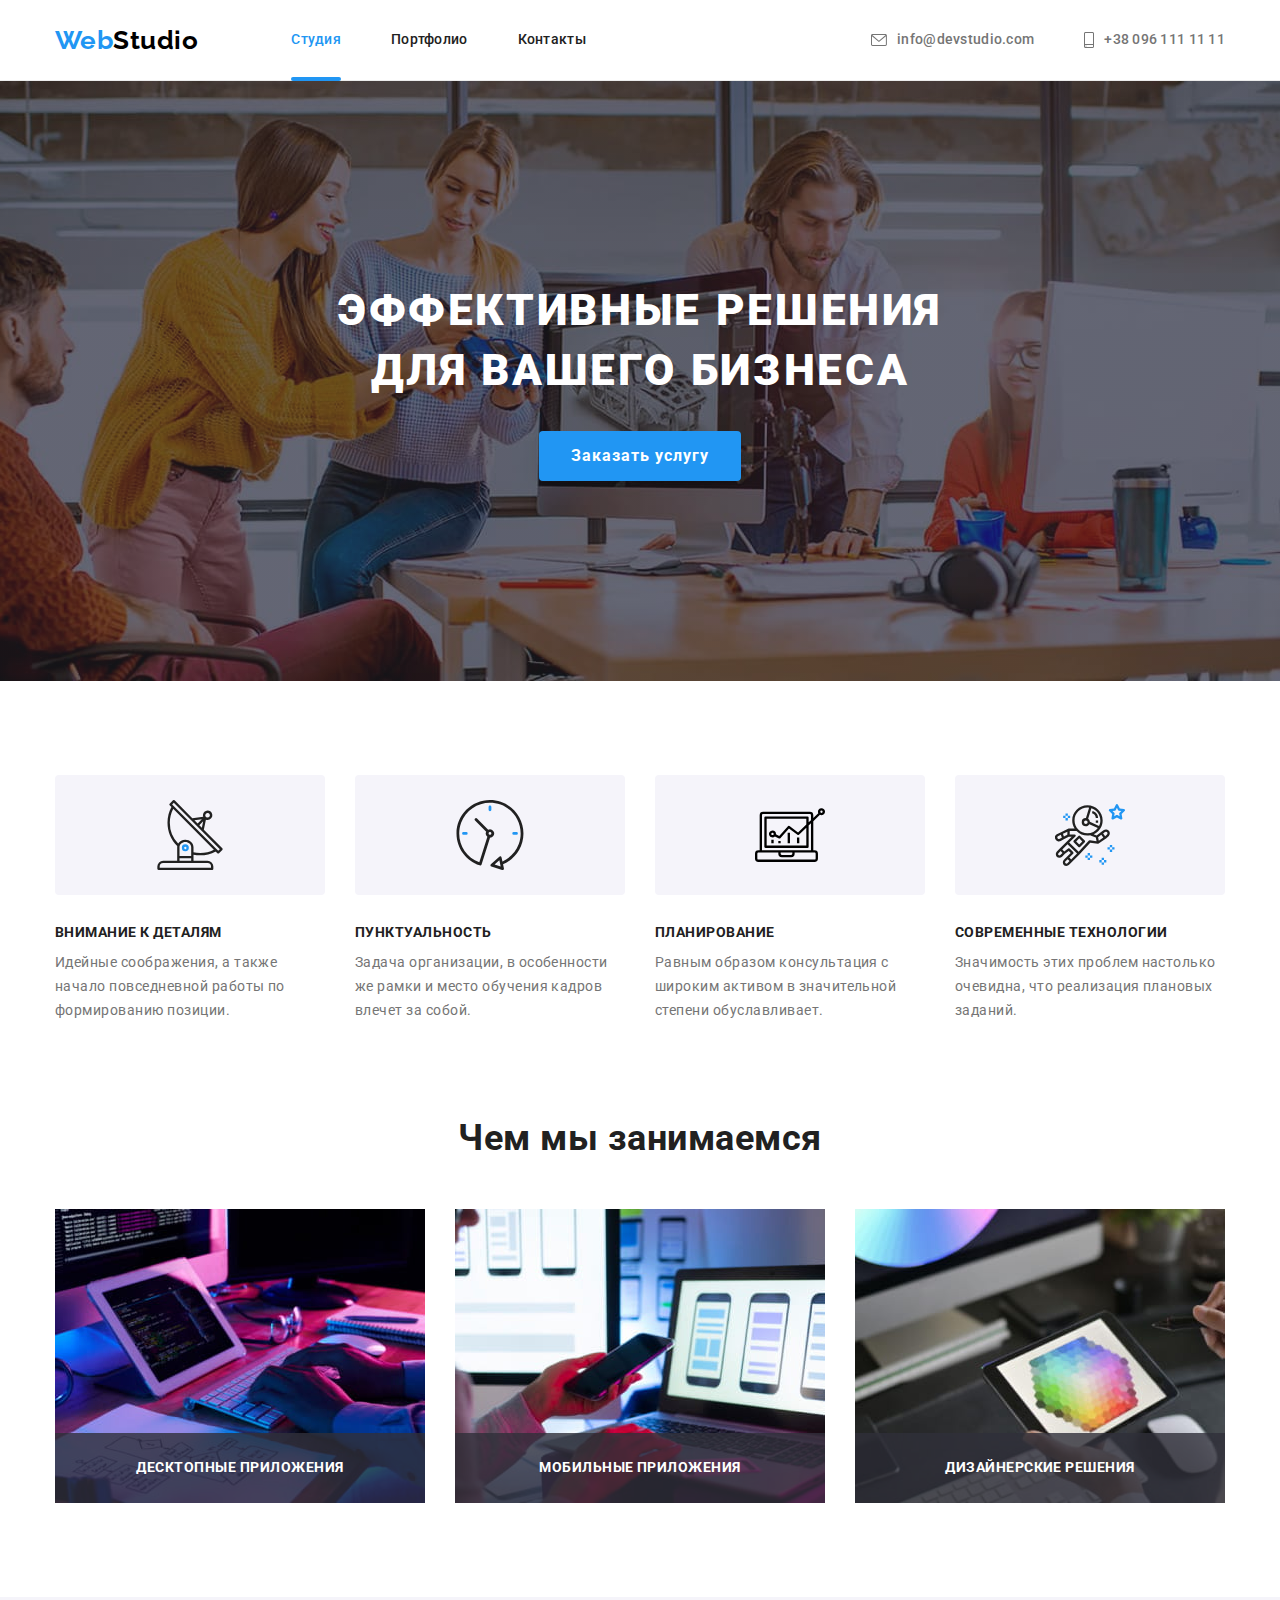
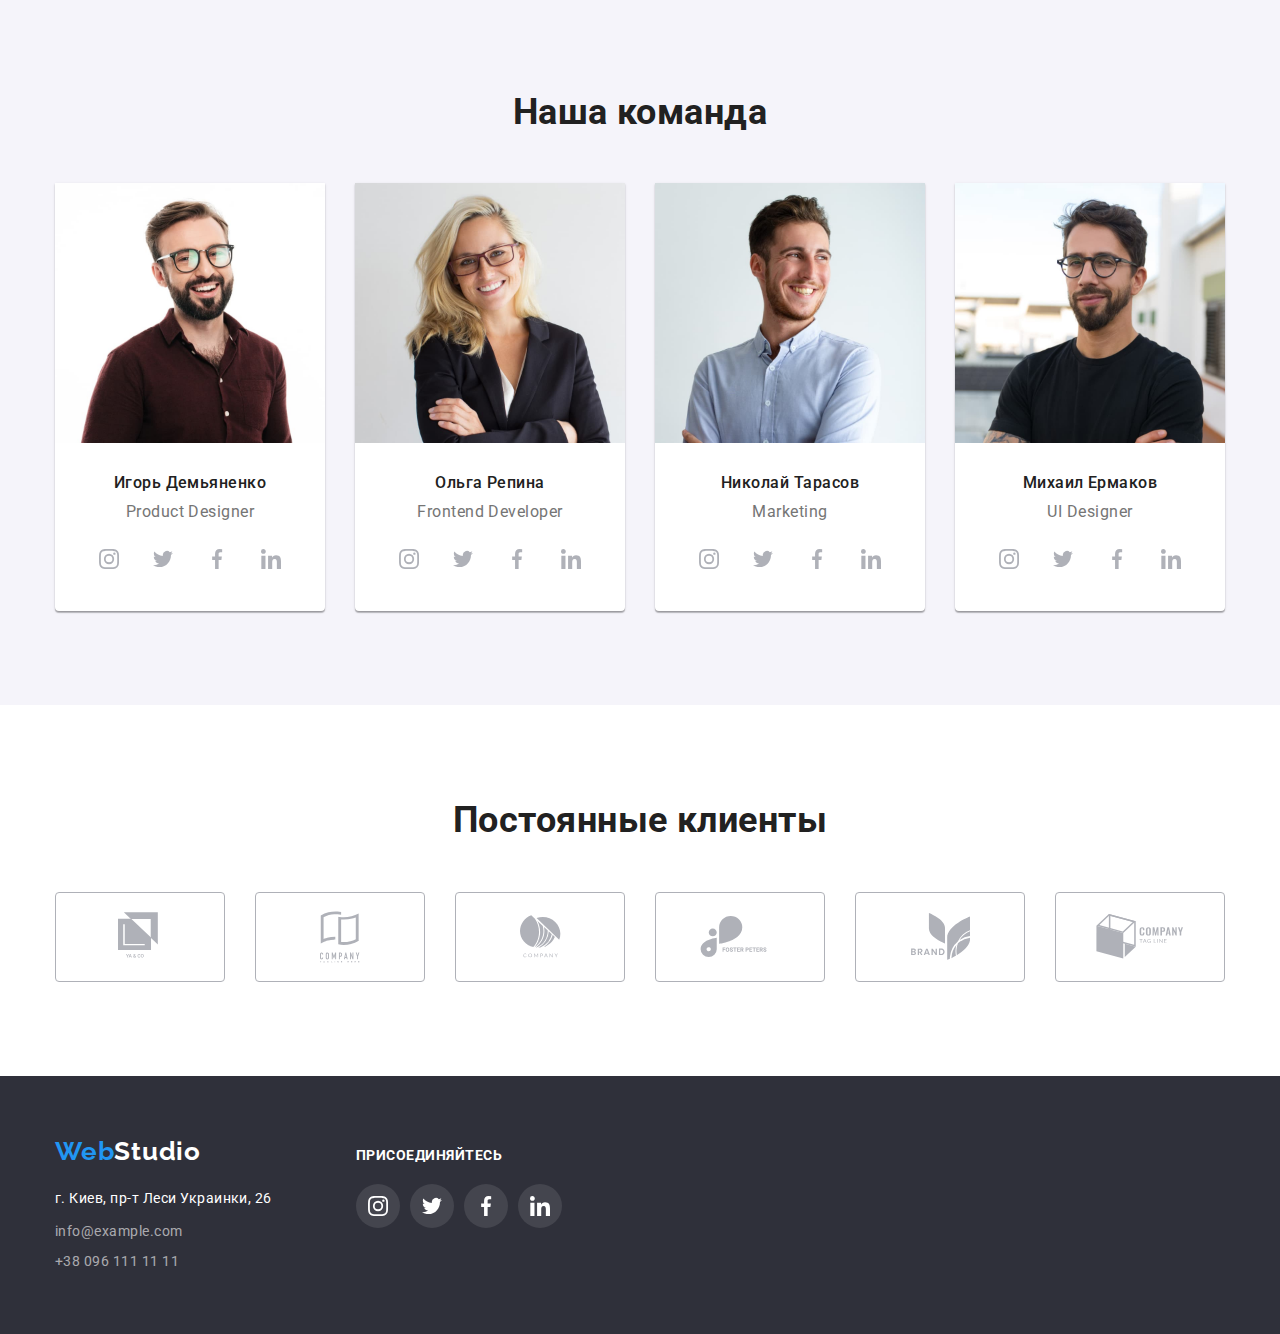
<file: index.html>
<!DOCTYPE html>
<html lang="ru">
  <head>
    <meta charset="UTF-8">
    <meta name="viewport" content="width=device-width, initial-scale=1.0">
    <title>Сайт</title>
    <link rel="stylesheet" href="https://cdnjs.cloudflare.com/ajax/libs/modern-normalize/1.0.0/modern-normalize.min.css">
    <link rel="preconnect" href="https://fonts.gstatic.com">
    <link href="https://fonts.googleapis.com/css2?family=Raleway:wght@700&family=Roboto:wght@400;500;700;900&display=swap" rel="stylesheet">
    <link rel="stylesheet" href="./css/style.css">
  </head>

  <body>

      <!-- Шапка сайта -->
    <header>
      <div class="container header">
        <nav class="nav"> 
          <a class="logo-nav" lang="en" href="./index.html"><span class="logo-web">Web</span>Studio</a>
          <ul class="nav-list list">
            <li><a class="nav-link current" href="./index.html">Студия</a></li>
            <li><a class="nav-link" href="./portfolio.html" >Портфолио</a></li>
            <li><a class="nav-link" href="#">Контакты</a></li>
          </ul>
        </nav>
        <a class="contacts-header mail" href="mailto:info@devstudio.com">
          <svg class="icon-mail" width="16" height="12">
            <use href="./images/sprite.svg#envelope"></use>
          </svg>info@devstudio.com</a> 
        <a class="contacts-header tel" href="tel:+380961111111">
          <svg class="icon-tel" width="10" height="16">
            <use href="./images/sprite.svg#smartphone"></use>
          </svg>+38 096 111 11 11</a>
      </div>
    </header>

    <main>
        <!-- Герой -->
      <section class="hero overlay">
        <div class="container">
          <h1 class="hero-title">Эффективные решения для вашего бизнеса</h1>
          <button class="hero-button" type="button" data-modal-open>Заказать услугу</button>
        </div> 
      </section>

        <!-- Особенности -->
      <section class="features">
        <div class="container">
          <h2 class="visually-hidden">Особенности</h2>
          <ul class="list features-list">
            <li>
              <div class="fetures-decoration">
                <svg class="features-icon">
                  <use href="./images/sprite.svg#antenna"></use>
                </svg>
              </div>
              <h3 class="features-title">Внимание к деталям</h3>
              <p class="features-text">Идейные соображения, а также начало повседневной работы по формированию позиции.</p>
            </li>
            <li>
              <div class="fetures-decoration">
                <svg class="features-icon">
                  <use href="./images/sprite.svg#clock"></use>
                </svg>
              </div>
              <h3 class="features-title">Пунктуальность</h3>
              <p class="features-text">Задача организации, в особенности же рамки и место обучения кадров влечет за собой.</p>
            </li>
            <li>
              <div class="fetures-decoration">
                <svg class="features-icon">
                  <use href="./images/sprite.svg#diagram"></use>
                </svg>
              </div>
              <h3 class="features-title">Планирование</h3>
              <p class="features-text">Равным образом консультация с широким активом в значительной степени обуславливает.</p>
            </li>
            <li>
              <div class="fetures-decoration">
                <svg class="features-icon">
                  <use href="./images/sprite.svg#astronaut"></use>
                </svg>
              </div>
              <h3 class="features-title">Современные технологии</h3>
              <p class="features-text">Значимость этих проблем настолько очевидна, что реализация плановых заданий.</p>
            </li>
          </ul>
        </div>
      </section>

        <!-- Чем мы занимаемся -->
      <section class="work-section">
        <div class="container">
          <h2 class="work-title">Чем мы занимаемся</h2>
          <ul class="list">
            <li>
              <img src="./images/typing1.jpg" 
              alt="Человек пишет код на компьютере за робочим столом"
              width="370"/>
              <div class="work-description">
                <p>Десктопные приложения</p>
              </div>
            </li>
            <li><img src="./images/typing2.jpg" 
              alt="Человек за компьютером разробатывает макеты сайта для отображения на телефоне"
              width="370"/>
              <div class="work-description">
                <p>Мобильные приложения</p>
              </div>
            </li>
            <li><img src="./images/typing3.jpg"
              alt="Человек работает с цветовой гаммой для графического дизайна на планшете"
              width="370"/>
              <div class="work-description">
                <p>Дизайнерские решения</p>
              </div>
            </li>
          </ul>
        </div>
      </section>

        <!-- Наша команда -->
      <section class="team">
        <div class="container">
          <h2 class="team-title">Наша команда</h2>
          <ul class="list team-members">
            <li>
              <img src="./images/portrait1.jpg" alt="Портрет Игоря Демьяненко" width="270"/>
              <div class="team-list">
                <h3 class="team-name">Игорь Демьяненко</h3>
                <p  class="team-description" lang="en">Product Designer</p>
                <ul class="list webs-list">
                  <li>
                    <a class="link-webs" href="">
                      <svg class="icons-webs">
                        <use href="./images/sprite.svg#instagram"></use>
                      </svg>
                    </a>
                  </li>
                  <li>
                    <a class="link-webs" href="">
                      <svg class="icons-webs">
                        <use href="./images/sprite.svg#twitter"></use>
                      </svg>
                    </a>
                  </li>
                  <li>
                    <a class="link-webs" href="">
                      <svg class="icons-webs">
                        <use href="./images/sprite.svg#facebook"></use>
                      </svg>
                    </a>
                  </li>
                  <li>
                    <a class="link-webs" href="">
                      <svg class="icons-webs">
                        <use href="./images/sprite.svg#linkedin"></use>
                      </svg>
                    </a>
                  </li>
                </ul>
              </div>
            </li>
            <li>
              <img src="./images/portrait2.jpg" alt="Портрет Ольги Репиноой" width="270"/>
              <div class="team-list">
                <h3 class="team-name">Ольга Репина</h3>
                <p class="team-description" lang="en">Frontend Developer</p>
                <ul class="list webs-list">
                  <li>
                    <a class="link-webs" href="">
                      <svg class="icons-webs">
                        <use href="./images/sprite.svg#instagram"></use>
                      </svg>
                    </a>
                  </li>
                  <li>
                    <a class="link-webs" href="">
                      <svg class="icons-webs">
                        <use href="./images/sprite.svg#twitter"></use>
                      </svg>
                    </a>
                  </li>
                  <li>
                    <a class="link-webs" href="">
                      <svg class="icons-webs">
                        <use href="./images/sprite.svg#facebook"></use>
                      </svg>
                    </a>
                  </li>
                  <li>
                    <a class="link-webs" href="">
                      <svg class="icons-webs">
                        <use href="./images/sprite.svg#linkedin"></use>
                      </svg>
                    </a>
                  </li>
                </ul>
              </div>
            </li>
            <li>
              <img src="./images/portrait3.jpg" alt="Портрет Николая Тарасова" width="270"/>
              <div class="team-list">
                <h3 class="team-name">Николай Тарасов</h3>
                <p class="team-description" lang="en">Marketing</p>
                <ul class="list webs-list">
                  <li>
                    <a class="link-webs" href="">
                      <svg class="icons-webs">
                        <use href="./images/sprite.svg#instagram"></use>
                      </svg>
                    </a>
                  </li>
                  <li>
                    <a class="link-webs" href="">
                      <svg class="icons-webs">
                        <use href="./images/sprite.svg#twitter"></use>
                      </svg>
                    </a>
                  </li>
                  <li>
                    <a class="link-webs" href="">
                      <svg class="icons-webs">
                        <use href="./images/sprite.svg#facebook"></use>
                      </svg>
                    </a>
                  </li>
                  <li>
                    <a class="link-webs" href="">
                      <svg class="icons-webs">
                        <use href="./images/sprite.svg#linkedin"></use>
                      </svg>
                    </a>
                  </li>
                </ul>
              </div>
            </li>
            <li>
              <img src="./images/portrait4.jpg" alt="Портрет Михаила Ермакова" width="270"/>
              <div class="team-list">
                <h3 class="team-name">Михаил Ермаков</h3>
                <p class="team-description" lang="en">UI Designer</p>
                <ul class="list webs-list">
                  <li>
                    <a class="link-webs" href="">
                      <svg class="icons-webs">
                        <use href="./images/sprite.svg#instagram"></use>
                      </svg>
                    </a>
                  </li>
                  <li>
                    <a class="link-webs" href="">
                      <svg class="icons-webs">
                        <use href="./images/sprite.svg#twitter"></use>
                      </svg>
                    </a>
                  </li>
                  <li>
                    <a class="link-webs" href="">
                      <svg class="icons-webs">
                        <use href="./images/sprite.svg#facebook"></use>
                      </svg>
                    </a>
                  </li>
                  <li>
                    <a class="link-webs" href="">
                      <svg class="icons-webs">
                        <use href="./images/sprite.svg#linkedin"></use>
                      </svg>
                    </a>
                  </li>
                </ul>
              </div>
            </li>
          </ul>
        </div>
      </section>

        <!-- Постоянные клиенты -->
      <section class="clients">
        <div class="container">
          <h2 class="clients-title">Постоянные клиенты</h2>
          <ul class="list clients-list">
            <li>
              <a class="client-link" href="" >
                <svg class="client-icon" width="44" height="49">
                  <use href="./images/sprite.svg#logo-1"></use>
                </svg>
              </a>
            </li>
            <li><a class="client-link" href="" >
              <svg class="client-icon" width="40" height="52">
                <use href="./images/sprite.svg#logo-2"></use>
              </svg>
            </a></li>
            <li><a class="client-link" href="" >
              <svg class="client-icon" width="41" height="43">
                <use href="./images/sprite.svg#logo-3"></use>
              </svg>
            </a></li>
            <li><a class="client-link" href="" >
              <svg class="client-icon" width="80" height="42">
                <use href="./images/sprite.svg#logo-4"></use>
              </svg>
            </a></li>
            <li><a class="client-link" href="" >
              <svg class="client-icon" width="59" height="47">
                <use href="./images/sprite.svg#logo-5"></use>
              </svg>
            </a></li>
            <li><a class="client-link" href="" >
              <svg class="client-icon" width="88" height="45">
                <use href="./images/sprite.svg#logo-6"></use>
              </svg>
            </a></li>
          </ul>
        </div>
      </section>
    </main>

      <!-- Футер -->
    <footer class="footer">
      <div class="container">
        <div class="footer-wrapper">
          <div class="footer-column">
            <a class="logo-footer" lang="en" href="./index.html"><span class="logo-web">Web</span>Studio</a>
            <address class="address-footer">
              <div>
                <div><span class="home-address">г. Киев, пр-т Леси Украинки, 26</span> <br /></div>
                <div class="mail"><a class="link-footer" href="mailto:info@example.com">info@example.com</a> <br /></div>
                <div><a class="link-footer" href="tel:+380991111111">+38 096 111 11 11</a></div>
              </div>
            </address>
          </div>
          <div class="footer-our-links">
            <p class="foter-text">присоединяйтесь</p>
            <ul class="list footer-webs">
              <li>
                <a class="footer-links" href="">
                  <svg class="footer-icons">
                    <use href="./images/sprite.svg#instagram"></use>
                  </svg>
                </a>
              </li>
              <li>
                <a class="footer-links" href="">
                  <svg class="footer-icons">
                    <use href="./images/sprite.svg#twitter"></use>
                  </svg>
                </a>
              </li>
              <li>
                <a class="footer-links" href="">
                  <svg class="footer-icons">
                    <use href="./images/sprite.svg#facebook"></use>
                  </svg>
                </a>
              </li>
              <li>
                <a class="footer-links" href="">
                  <svg class="footer-icons">
                    <use href="./images/sprite.svg#linkedin"></use>
                  </svg>
                </a>
              </li>
            </ul>
          </div>
        </div>
      </div>
    </footer>

    <!-- Модальное окно -->
    <div class="backdrop is-hidden" data-modal>
      <div class="modal">
        <button class="close-button" type="button" data-modal-close>
          <svg class="close-sign" height="11" width="11">
            <use href="./images/sprite.svg#close"></use>
          </svg>
        </button>
      </div>
    </div>
    
    <script src="./js/modal.js"></script>
  </body>
</html>
</file>
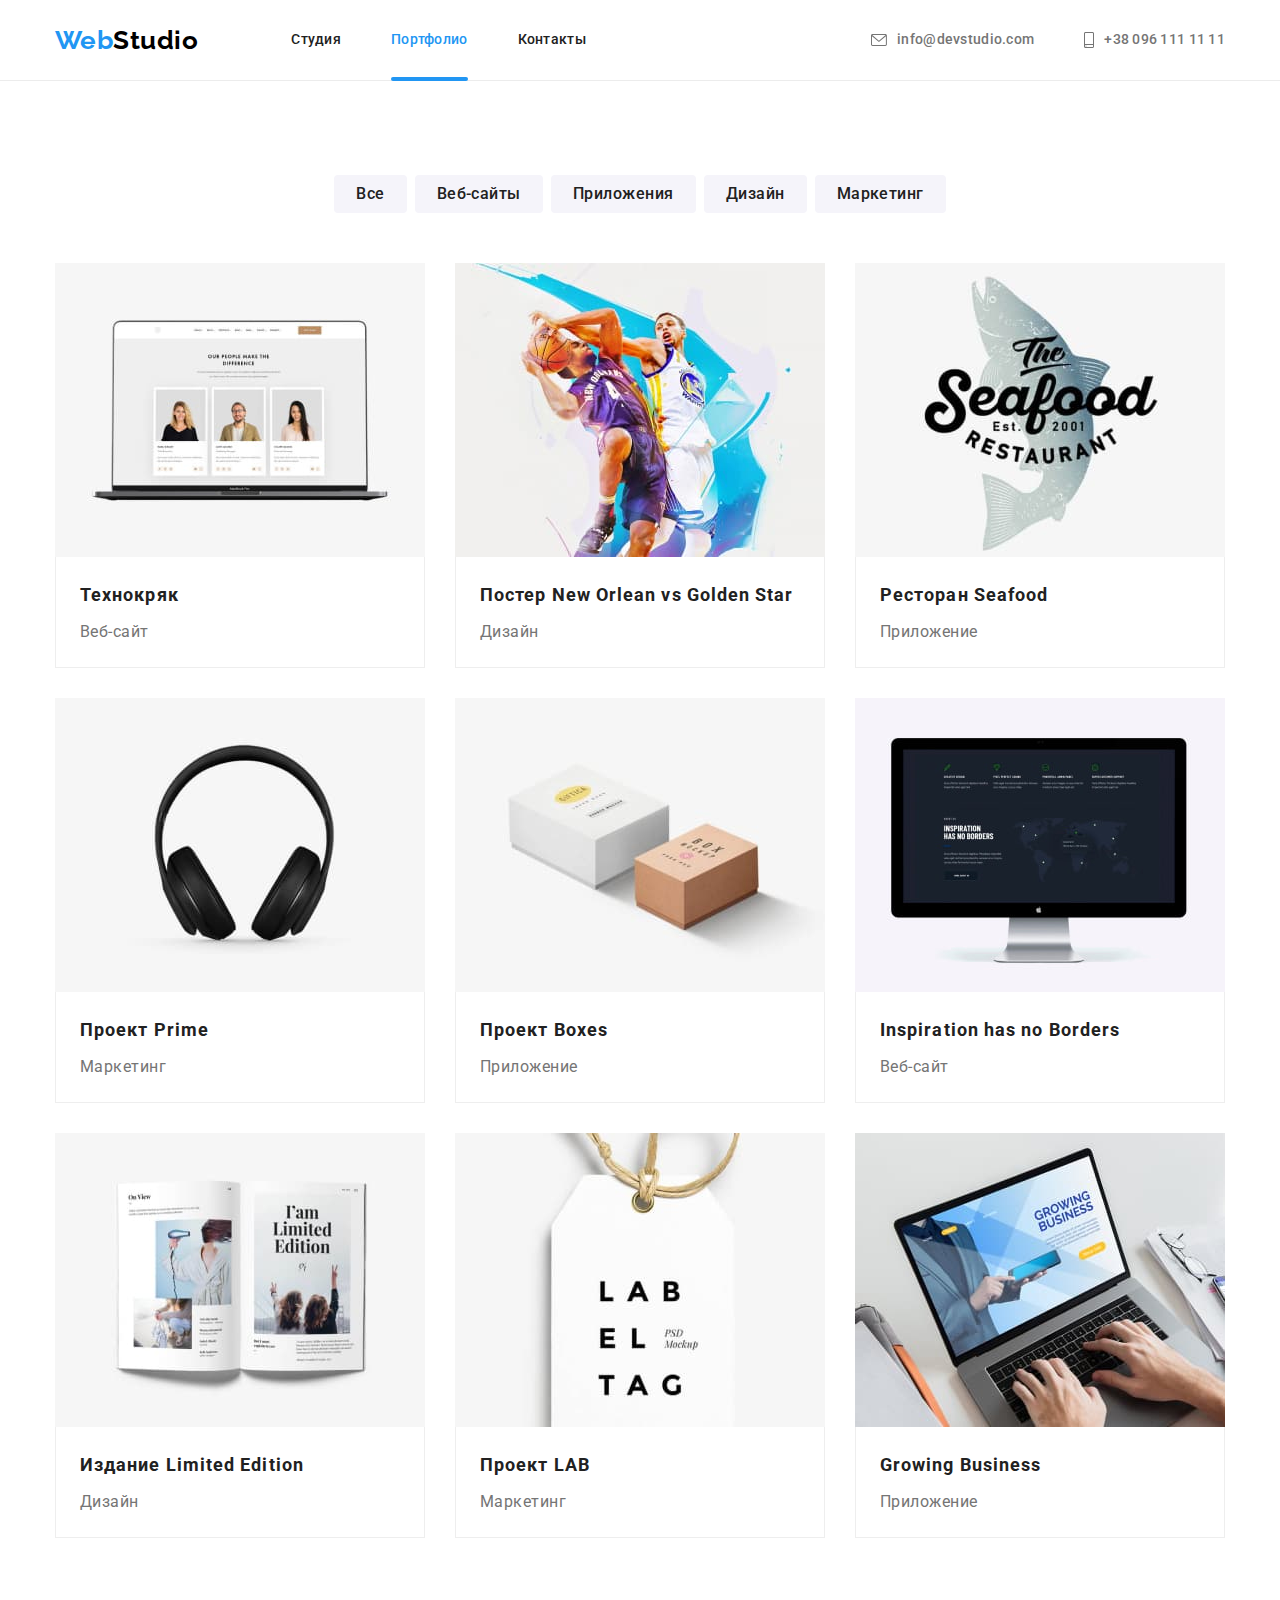
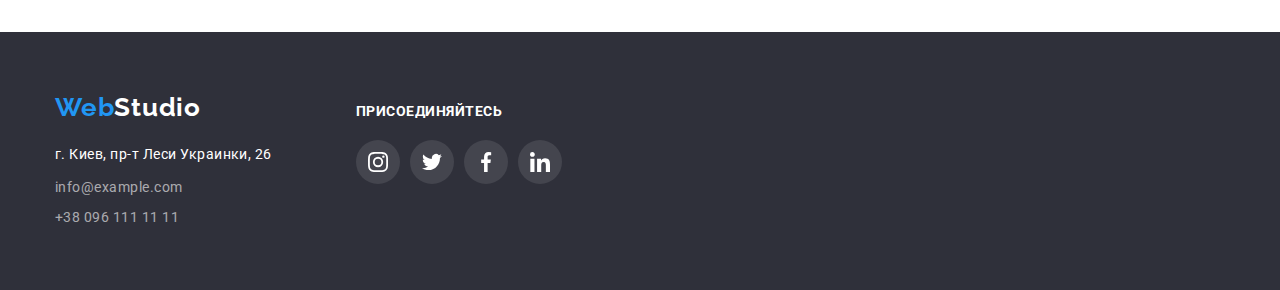
<file: portfolio.html>
<!DOCTYPE html>
<html lang="ru">
  <head>
    <meta charset="UTF-8">
    <meta name="viewport" content="width=device-width, initial-scale=1.0">
    <title>Сайт</title>
    <link rel="stylesheet" href="https://cdnjs.cloudflare.com/ajax/libs/modern-normalize/1.0.0/modern-normalize.min.css">
    <link rel="preconnect" href="https://fonts.gstatic.com">
    <link href="https://fonts.googleapis.com/css2?family=Raleway:wght@700&family=Roboto:wght@400;500;700;900&display=swap" rel="stylesheet">
    <link rel="stylesheet" href="./css/style.css">
  </head>

  <body>

      <!-- Шапка сайта -->
    <header>
      <div class="container header">
        <nav class="nav"> 
          <a class="logo-nav" lang="en" href="./index.html"><span class="logo-web">Web</span>Studio</a>
          <ul class="nav-list list">
            <li><a class="nav-link" href="./index.html">Студия</a></li>
            <li><a class="nav-link current" href="./portfolio.html" >Портфолио</a></li>
            <li><a class="nav-link" href="#">Контакты</a></li>
          </ul>
        </nav>
        <a class="contacts-header mail" href="mailto:info@devstudio.com">
          <svg class="icon-mail" width="16" height="12">
            <use href="./images/sprite.svg#envelope"></use>
          </svg>info@devstudio.com</a> 
        <a class="contacts-header tel" href="tel:+380961111111">
          <svg class="icon-tel" width="10" height="16">
            <use href="./images/sprite.svg#smartphone"></use>
          </svg>+38 096 111 11 11</a>
      </div>
    </header>

    <main>
        <!-- Портфолио -->
      <section class="portfolio">
        <div class="container">
          <h1 class="visually-hidden">Портфолио</h1>
          <ul class="list buttons-list">
            <li><button class="button" type="button">Все</button></li>
            <li><button class="button" type="button">Веб-сайты</button></li>
            <li><button class="button" type="button">Приложения</button></li>
            <li><button class="button" type="button">Дизайн</button></li>
            <li><button class="button" type="button">Маркетинг</button></li>
          </ul>
          <ul class="list portfolio-list">
            <li>
              <a class="portfolio-link" href="#">
                <div class="portfolio-img">
                  <img src="./images/portfolio1.jpg" alt="Ноутбук с открытой страницей в браузере" width="370">
                  <div class="portfolio-hidden">
                    <p >Технокряк это современная площадка распространения коронавируса. Компании используют эту платформу для цифрового шпионажа и атак на защищённые сервера конкурентов.</p>
                  </div>
                </div>
                <div class="description-portfolio">
                  <h2 class="portfolio-title">Технокряк</h2>
                  <p class="portfolio-text">Веб-сайт</p>
                </div>
                
              </a>
            </li>
            <li>
              <a class="portfolio-link" href="#">
                <div class="portfolio-img">
                  <img src="./images/portfolio2.jpg" alt="Два баскетболиста с мячом в момент игры" width="370">
                  <div class="portfolio-hidden">
                    <p >Технокряк это современная площадка распространения коронавируса. Компании используют эту платформу для цифрового шпионажа и атак на защищённые сервера конкурентов.</p>
                  </div>
                </div>
                <div class="description-portfolio">
                  <h2 class="portfolio-title">Постер New Orlean vs Golden Star</h2>
                  <p class="portfolio-text">Дизайн</p>
                </div>
              </a>
            </li>
            <li>
              <a class="portfolio-link" href="#">
                <div class="portfolio-img">
                  <img src="./images/portfolio3.jpg" alt="Логотип ресторана с изображением рыбы и названия" width="370">
                  <div class="portfolio-hidden">
                    <p >Технокряк это современная площадка распространения коронавируса. Компании используют эту платформу для цифрового шпионажа и атак на защищённые сервера конкурентов.</p>
                  </div>
                </div>
                <div class="description-portfolio">
                  <h2 class="portfolio-title">Ресторан Seafood</h2>
                  <p class="portfolio-text">Приложение</p>
                </div>
            </a>
            </li>
            <li>
              <a class="portfolio-link" href="#">
                <div class="portfolio-img">
                  <img src="./images/portfolio4.jpg" alt="Чёрные наушники" width="370">
                  <div class="portfolio-hidden">
                    <p >Технокряк это современная площадка распространения коронавируса. Компании используют эту платформу для цифрового шпионажа и атак на защищённые сервера конкурентов.</p>
                  </div>
                </div>
                <div class="description-portfolio">
                  <h2 class="portfolio-title">Проект Prime</h2>
                  <p class="portfolio-text">Маркетинг</p>
                </div>
              </a>
            </li>
            <li>
              <a class="portfolio-link" href="#">
                <div class="portfolio-img">
                  <img src="./images/portfolio5.jpg" alt="Белая и розовая коробки" width="370">
                  <div class="portfolio-hidden">
                    <p >Технокряк это современная площадка распространения коронавируса. Компании используют эту платформу для цифрового шпионажа и атак на защищённые сервера конкурентов.</p>
                  </div>
                </div>
                <div class="description-portfolio">
                  <h2 class="portfolio-title">Проект Boxes</h2>
                  <p class="portfolio-text">Приложение</p>
                </div>
              </a>
            </li>
            <li>
              <a class="portfolio-link" href="#">
                <div class="portfolio-img">
                  <img src="./images/portfolio6.jpg" alt="Монитор с изображением карты мира" width="370">
                  <div class="portfolio-hidden">
                    <p >Технокряк это современная площадка распространения коронавируса. Компании используют эту платформу для цифрового шпионажа и атак на защищённые сервера конкурентов.</p>
                  </div>
                </div>
                <div class="description-portfolio">
                  <h2 class="portfolio-title">Inspiration has no Borders</h2>
                  <p class="portfolio-text">Веб-сайт</p>
                </div>
              </a>
            </li>
            <li>
              <a class="portfolio-link" href="#">
                <div class="portfolio-img">
                  <img src="./images/portfolio7.jpg" alt="Открытый журнал с текстом и фотографиями" width="370">
                  <div class="portfolio-hidden">
                    <p >Технокряк это современная площадка распространения коронавируса. Компании используют эту платформу для цифрового шпионажа и атак на защищённые сервера конкурентов.</p>
                  </div>
                </div>
                <div class="description-portfolio">
                  <h2 class="portfolio-title">Издание Limited Edition</h2>
                  <p class="portfolio-text">Дизайн</p>
                </div>
              </a>
            </li>
            <li>
              <a class="portfolio-link" href="#">
                <div class="portfolio-img">
                  <img src="./images/portfolio8.jpg" alt="Бирка с надписью" width="370">
                  <div class="portfolio-hidden">
                    <p >Технокряк это современная площадка распространения коронавируса. Компании используют эту платформу для цифрового шпионажа и атак на защищённые сервера конкурентов.</p>
                  </div>
                </div>
                <div class="description-portfolio">
                  <h2 class="portfolio-title">Проект LAB</h2>
                  <p class="portfolio-text">Маркетинг</p>
                </div>
              </a>
            </li>
            <li>
              <a class="portfolio-link" href="#">
                <div class="portfolio-img">
                  <img src="./images/portfolio9.jpg" alt="Человек печатает на клавиатуре ноутбука" width="370">
                  <div class="portfolio-hidden">
                    <p >Технокряк это современная площадка распространения коронавируса. Компании используют эту платформу для цифрового шпионажа и атак на защищённые сервера конкурентов.</p>
                  </div>
                </div>
                <div class="description-portfolio">
                  <h2 class="portfolio-title">Growing Business</h2>
                  <p class="portfolio-text">Приложение</p>
                </div>
              </a>
            </li>
          </ul>
        </div>
      </section>

    </main>

    <!-- Футер -->
    <footer class="footer">
      <div class="container">
        <div class="footer-wrapper">
          <div class="footer-column">
            <a class="logo-footer" lang="en" href="./index.html"><span class="logo-web">Web</span>Studio</a>
            <address class="address-footer">
              <div>
                <div><span class="home-address">г. Киев, пр-т Леси Украинки, 26</span> <br /></div>
                <div class="mail"><a class="link-footer" href="mailto:info@example.com">info@example.com</a> <br /></div>
                <div><a class="link-footer" href="tel:+380991111111">+38 096 111 11 11</a></div>
              </div>
            </address>
          </div>
          <div class="footer-our-links">
            <p class="foter-text">присоединяйтесь</p>
            <ul class="list footer-webs">
              <li>
                <a class="footer-links" href="">
                  <svg class="footer-icons">
                    <use href="./images/sprite.svg#instagram"></use>
                  </svg>
                </a>
              </li>
              <li>
                <a class="footer-links" href="">
                  <svg class="footer-icons">
                    <use href="./images/sprite.svg#twitter"></use>
                  </svg>
                </a>
              </li>
              <li>
                <a class="footer-links" href="">
                  <svg class="footer-icons">
                    <use href="./images/sprite.svg#facebook"></use>
                  </svg>
                </a>
              </li>
              <li>
                <a class="footer-links" href="">
                  <svg class="footer-icons">
                    <use href="./images/sprite.svg#linkedin"></use>
                  </svg>
                </a>
              </li>
            </ul>
          </div>
        </div>
      </div>
    </footer>

  </body>
</html>
</file>
<file: css/style.css>
html {
  box-sizing: border-box;
}

*,
*::before,
*::after {
  box-sizing: inherit;
}

:root {
  --main-text-color: #757575;
  --secondary-text-color: #212121;
  --accent-color: #2196F3;
  --primary-white-color: #ffffff;
  --dark-bg-color: #2F303A;
  --middle-bg-color: #F5F4FA;
  --header-border-bottom-color: #ECECEC;
  --gradient-bg-color: rgba(47, 48, 58, 0.4);
  --hero-bg-color: rgba(47, 48, 58, 0.4);
  --icon-bacground: #F5F4FA;
  --icon-main-color: #AFB1B8;
  --main-font-weight: 700;
  --secondary-font-weight: 400;
}

body {
  margin: 0;
  font-weight: var(--main-font-weight);
  background-color: var(--primary-white-color);
  color: var(--main-text-color);
  font-family: 'Roboto', sans-serif;
  line-height: 1.19;
  letter-spacing: 0.03em;
}

a {
  text-decoration: none;
}

.list {
  list-style-type: none;
  padding-left: 0;
  margin-top: 0;
  margin-bottom: 0; 
}

p,
h1,
h2,
h3 {
  margin-top: 0;
  margin-bottom: 0;
}

img {
  display: block;
}

.container {
  width: 1200px;
  padding-left: 15px;
  padding-right: 15px;
  margin: 0 auto;
}
 
/* Header */
.nav,
.container.header {
  display: flex;
  align-items: center;
}

header {
  border-bottom: 1px solid var(--header-border-bottom-color);
}

.logo-nav {
  font-family: 'Raleway', sans-serif;
  color: #000000;
  font-size: 26px;
  /*text-shadow: 0px 4px 4px rgba(0, 0, 0, 0.25);*/
  margin-right: 93px; 
}

.logo-web {
  color: var(--accent-color);
}

.nav-link {
  position: relative;
  color: var(--secondary-text-color);
  font-weight: 500;
  font-size: 14px;
  line-height: 1.14;
  letter-spacing: 0.02em;
  display: block;
  padding: 32px 0;

  transition-duration: 250ms;
  transition-timing-function: cubic-bezier(0.4, 0, 0.2, 1);
}

.nav-link::after {
  position: absolute;
  bottom: -1px;
  right: 0;
  content: "";
  display: block;
  width: 100%;
  height: 4px;
  background: var(--accent-color);
  border-radius: 2px;
  opacity: 0;
  transition-duration: 250ms;
  transition-timing-function: cubic-bezier(0.4, 0, 0.2, 1);
}

.nav-list li:not(:last-child) {
  margin-right: 50px;
}

.nav-link:hover,
.nav-link:focus {
  color: var(--accent-color);
  outline: none;
}

.nav-link.current {
  color: var(--accent-color);
}

.nav-link.current::after {
  opacity: 1;
}

.nav-list {
  display: flex;
}

.contacts-header.mail{
  margin-right: 50px;
  margin-left: auto;
}

.contacts-header {
  font-style: normal;
  font-weight: 500;
  font-size: 14px;
  line-height: 1.14;
  letter-spacing: 0.02em;
  color: inherit;
  display: flex;
  align-items: center;
  padding: 32px 0;
  fill:var(--main-text-color);

  transition-duration: 250ms;
  transition-timing-function: cubic-bezier(0.4, 0, 0.2, 1);
}

.contacts-header:hover,
.contacts-header:focus,
.contacts-header:active {
  color: var(--accent-color);
  outline: none;
  fill: var(--accent-color);
}

.icon-mail,
.icon-tel {
  margin-right: 10px;
}

/* Hero */

.hero {
  text-align: center;
  padding-top: 200px;
  padding-bottom: 200px;
}

.hero-title {
  width: 696px;
  margin: 0 auto 30px;
  color: var(--primary-white-color);
  font-weight: 900;
  font-size: 44px;
  line-height: 1.36;
  letter-spacing: 0.06em;
  text-transform: uppercase;
}

.hero-button {
  display: inline-block;
  padding: 10px 32px;
  min-width: 200px;
  border-radius: 4px;
  font-family: inherit;
  border-style: none;

  color: var(--primary-white-color);
  background: var(--accent-color);
  box-shadow: 0px 4px 4px rgba(0, 0, 0, 0.15);
  
  font-size: 16px;
  font-weight: var(--main-font-weight);
  line-height: 1.88;
  letter-spacing: 0.06em;
  cursor: pointer;
  outline: transparent;
}

/* Overlay hero */
.overlay {
  height: 600px;
  max-width: 1600px;
  margin-left: auto;
  margin-right: auto;
  background-color: var(--hero-bg-color);
  background-image: linear-gradient( 
    to right, 
    var(--gradient-bg-color), 
    var(--gradient-bg-color) 
  ),
  url(../images/hero-background.jpg);
  background-repeat: no-repeat;
  background-position: center;
  background-size: cover;
}

/* Features section*/
.visually-hidden {
  position: absolute;
  clip: rect(0 0 0 0);
  width: 1px;
  height: 1px;
  margin: -1px;
}
.features {
  padding-top: 94px;
  padding-bottom: 94px;
}

.features-list {
  display: flex;
  align-items: center;
}

.features-list li {
  width: 270px;
  flex-basis: calc(100%/8-30px);
  margin-right: 30px;
}

.features-list li:nth-child(4n) {
  margin-right: 0;
}

.features-title {
  color: var(--secondary-text-color);
  font-size: 14px;
  line-height: 1.14;
  text-transform: uppercase;
  margin-bottom: 10px;
}

.features-text {
  font-weight: var(--secondary-font-weight);
  font-size: 14px;
  line-height: 1.71;
}

.fetures-decoration {
  width: 270px;
  height: 120px;
  background: var(--icon-bacground);
  border-radius: 4px;
  display: flex;
  justify-content: center;
  align-items: center;
  margin-bottom: 30px;
}

.features-icon { 
  width: 70px;
}

/* Work section*/
.work-section {
  padding-bottom: 94px;
}

.work-title {
  color: var(--secondary-text-color);
  font-size: 36px;
  line-height: 1.17;
  text-align: center;
  margin-bottom: 50px;
}

.work-section .list {
  display: flex;
  align-items: center;
}

.work-section li {
  width: 370px;
  margin-right: 30px;
  position: relative;
}
 
.work-section li:nth-child(3n) {
  margin-right: 0;
}

.work-description {
  position: absolute;
  bottom: 0;
  right: 0;
  height: 70px;
  width: 100%;
  background: rgba(47, 48, 58, 0.8);
  text-align: center;
  padding-top: 27px;
  padding-bottom: 27px;
}

.work-description>p {
  font-style: normal;
  font-size: 14px;
  line-height: 1.14;
  text-transform: uppercase;
  color: var(--primary-white-color); 
}

/* Team section */
.team {
  background-color: var(--middle-bg-color);
  padding-top: 94px;
  padding-bottom: 94px;
}

.team-title {
  color: var(--secondary-text-color);
  font-size: 36px;
  line-height: 1.17;
  text-align: center;
  margin-bottom: 50px;
}

.team-name {
  color: var(--secondary-text-color);
  font-weight: 500;
  font-size: 16px;
  margin-bottom: 10px;
}

.team-description {
  font-weight: var(--secondary-font-weight);
  font-size: 16px;
  margin-bottom: 16px;
}

.team .list {
  display: flex;
  align-items: center;
}
 .team-list {
  padding: 30px 32px;
  text-align: center;
 }

.team-members>li {
  width: 270px;
  margin-right: 30px;
  background-color: var(--primary-white-color);
  border-radius: 0px 0px 4px 4px;
  box-shadow: 0px 1px 3px rgba(0, 0, 0, 0.12), 0px 1px 1px rgba(0, 0, 0, 0.14), 0px 2px 1px rgba(0, 0, 0, 0.2);
}

.team li:nth-child(4n) {
  margin-right: 0;
}

.webs-list {
  display: flex;
}

.link-webs {
  display: flex;
  align-items: center;
  justify-content: center;
  width: 44px;
  height: 44px;
  border: none;
  border-radius: 50%;
  color: var(--icon-main-color);

  transition-duration: 250ms;
  transition-timing-function: cubic-bezier(0.4, 0, 0.2, 1);
}

.icons-webs {
  width: 20px;
  height: 20px;
  fill: currentColor;
}

.link-webs:hover,
.link-webs:focus {
  background: var(--accent-color);
  color: var(--primary-white-color);
  outline: none;
}

.webs-list>li:not(:last-child) {
  margin-right: 10px;
}

/* Clients */
.clients {
  padding-top: 94px;
  padding-bottom: 94px;
}

.clients-title {
  font-size: 36px;
  line-height: 1,17;
  text-align: center;
  color: var(--secondary-text-color);
  margin-bottom: 50px;
}

.clients-list {
  display: flex;
  justify-content: center;
}

.clients-list>li:not(:last-child) {
  margin-right: 30px;
}
.client-icon {
  display: flex;
  justify-content: center;
  text-align: center;
  fill:currentColor;
}

.client-link {
  display: inline-flex;
  align-items: center;
  justify-content: center;
  width: 170px;
  height: 90px;
  border: 1px solid var(--icon-main-color);
  box-sizing: border-box;
  border-radius: 4px;
  color: var(--icon-main-color);

  transition-duration: 250ms;
  transition-timing-function: cubic-bezier(0.4, 0, 0.2, 1);
}

.client-link:hover,
.client-link:focus {
  outline: none;
  border: 1px solid var(--accent-color);
  color: var(--accent-color);
}

/* Footer */
.footer {
  background-color: var(--dark-bg-color);
  padding-top: 60px;
  padding-bottom: 60px;
}

.footer-wrapper {
  display: flex;
  align-items: flex-start;
}

.logo-footer {
  font-family: 'Raleway', sans-serif;
  color: var(--primary-white-color);
  font-size: 26px;
  letter-spacing: 0.03em;
  display: inline-block;
  margin-bottom: 20px;
} 

.address-footer {
  font-weight: var(--secondary-font-weight);
  font-size: 14px;
  line-height: 1.71;
  font-style: normal;
  width: 231px;
}

.footer-column {
  margin-right: 70px;
}

.footer-wrapper {
  align-items: baseline;
}

.foter-text {
  font-size: 14px;
  line-height: 1,14;
  text-transform: uppercase;
  color: var(--primary-white-color);
  margin-bottom: 20px;
}

.footer-links {
  display: flex;
  align-items: center;
  justify-content: center;
  width: 44px;
  height: 44px;
  background: rgba(255, 255, 255, 0.1);
  border-radius: 50%;
  color: var(--primary-white-color);

  transition-duration: 250ms;
  transition-timing-function: cubic-bezier(0.4, 0, 0.2, 1);
}

.footer-links:hover,
.footer-links:focus {
  background: var(--accent-color);
  outline: none;
} 

.footer-webs>li:not(:last-child) {
  margin-right: 10px;
}

.footer-icons {
  width: 20px;
  height: 20px;
  fill: currentColor;
}

.home-address {
  color: var(--primary-white-color);
  margin-bottom: 9px;
}

.link-footer {
  color: rgba(255, 255, 255, 0.6);
}

.mail .link-footer,
.home-address {
  display: inline-block;
  margin-bottom: 9px; 
}

.link-footer {
  height: 21px;
}

.footer-webs {
  display: flex;
}

/* Portfolio page */
/* Buttons */
.portfolio {
  padding-top: 94px;
  padding-bottom: 94px;
}

.button {
  color: var(--secondary-text-color);
  background-color: var(--middle-bg-color);
  font-weight: 500;
  font-size: 16px;
  line-height: 1.63;
  letter-spacing: 0.03em;
  text-align: center;
  display: inline-block;
  border-style: none;
  border-radius: 4px;
  padding: 6px 22px;
  cursor: pointer;
  outline: transparent;

  transition-duration: 250ms;
  transition-timing-function: cubic-bezier(0.4, 0, 0.2, 1);
}

.buttons-list>li:not(:last-child) {
  margin-right: 8px;
}

.button:hover,
.button:focus {
  color: var(--primary-white-color);
  background-color: var(--accent-color);
  box-shadow: 0px 3px 1px rgba(0, 0, 0, 0.1), 0px 1px 2px rgba(0, 0, 0, 0.08), 0px 2px 2px rgba(0, 0, 0, 0.12);
}

.portfolio .buttons-list {
  display: flex;
  margin: 0 auto 50px;
  justify-content: center;
}

.portfolio-list {
  display: flex;
  flex-wrap: wrap;
}

.portfolio-list li {
  width: 370px;
  margin-right: 30px;
  margin-bottom: 30px;
}

.portfolio-list li:nth-child(3n) {
  margin-right: 0;
}

.portfolio-list li:nth-last-child(-n + 3) {
  margin-bottom: 0;
}

.portfolio-title {
  color: var(--secondary-text-color);
  font-size: 18px;
  line-height: 2;
  letter-spacing: 0.06em;
  margin-bottom: 4px;
}

.portfolio-text {
  font-weight: var(--secondary-font-weight);
  font-size: 16px;
  line-height: 1.88;
  color: var(--main-text-color);
}

.description-portfolio {
  padding: 20px 24px;
  border-right: 1px solid #EEEEEE;
  border-bottom: 1px solid #EEEEEE;
  border-left: 1px solid #EEEEEE;
}

.portfolio-link {
  display: inline-block;
  transition-duration: 250ms;
  transition-timing-function: cubic-bezier(0.4, 0, 0.2, 1);
}

.portfolio-link:hover,
.portfolio-link:focus {
  outline: none;
  box-shadow: 0px 1px 1px rgba(0, 0, 0, 0.12), 0px 4px 4px rgba(0, 0, 0, 0.06), 1px 4px 6px rgba(0, 0, 0, 0.16);
}

.portfolio-img {
  position: relative;
  overflow: hidden;
}

.portfolio-hidden {
  position: absolute;
  top: 100%;
  left: 0;
  width: 100%;
  height: 100%;
  background: rgba(33, 150, 243, 0.9);
  padding: 63px 24px;
  transform: translatey(0);
  transition: transform 250ms cubic-bezier(0.4, 0, 0.2, 1);
}

.portfolio-hidden>p {
  font-style: normal;
  font-weight: var(--secondary-font-weight);
  font-size: 18px;
  line-height: 1.56;
  color: var(--primary-white-color);
}

.portfolio-link:hover .portfolio-hidden,
.portfolio-link:focus .portfolio-hidden {
  transform: translatey(-100%);
}

/*Модальное окно*/

.backdrop {
  position: fixed;
  top: 0;
  left: 0;
  width: 100%;
  height: 100%;
  background: rgba(0, 0, 0, 0.2);

  transition-property: opacity;
  transition-duration: 400ms;
  transition-timing-function: linear;
}

.backdrop.is-hidden{
  opacity: 0;
  pointer-events: none;
}

.modal {
  position: absolute;
  top: 50%;
  left: 50%;
  transform: translate(-50%, -50%);

  min-width: 528px;
  min-height: 581px;
  background: var(--primary-white-color);
  box-shadow: 0px 1px 3px rgba(0, 0, 0, 0.12), 0px 1px 1px rgba(0, 0, 0, 0.14), 0px 2px 1px rgba(0, 0, 0, 0.2);
  border-radius: 4px;
}

.close-button {
  position: absolute;
  top: 8px;
  right: 8px;
  display: flex;
  align-items: center;
  justify-content: center;
  width: 30px;
  height: 30px;
  padding: 0;
  background: var(--primary-white-color);
  border-radius: 50%;
  border: 1px solid rgba(0, 0, 0, 0.1);
  cursor: pointer;
}

.close-button:hover,
.close-button:focus {
  outline: none;
}
</file>
